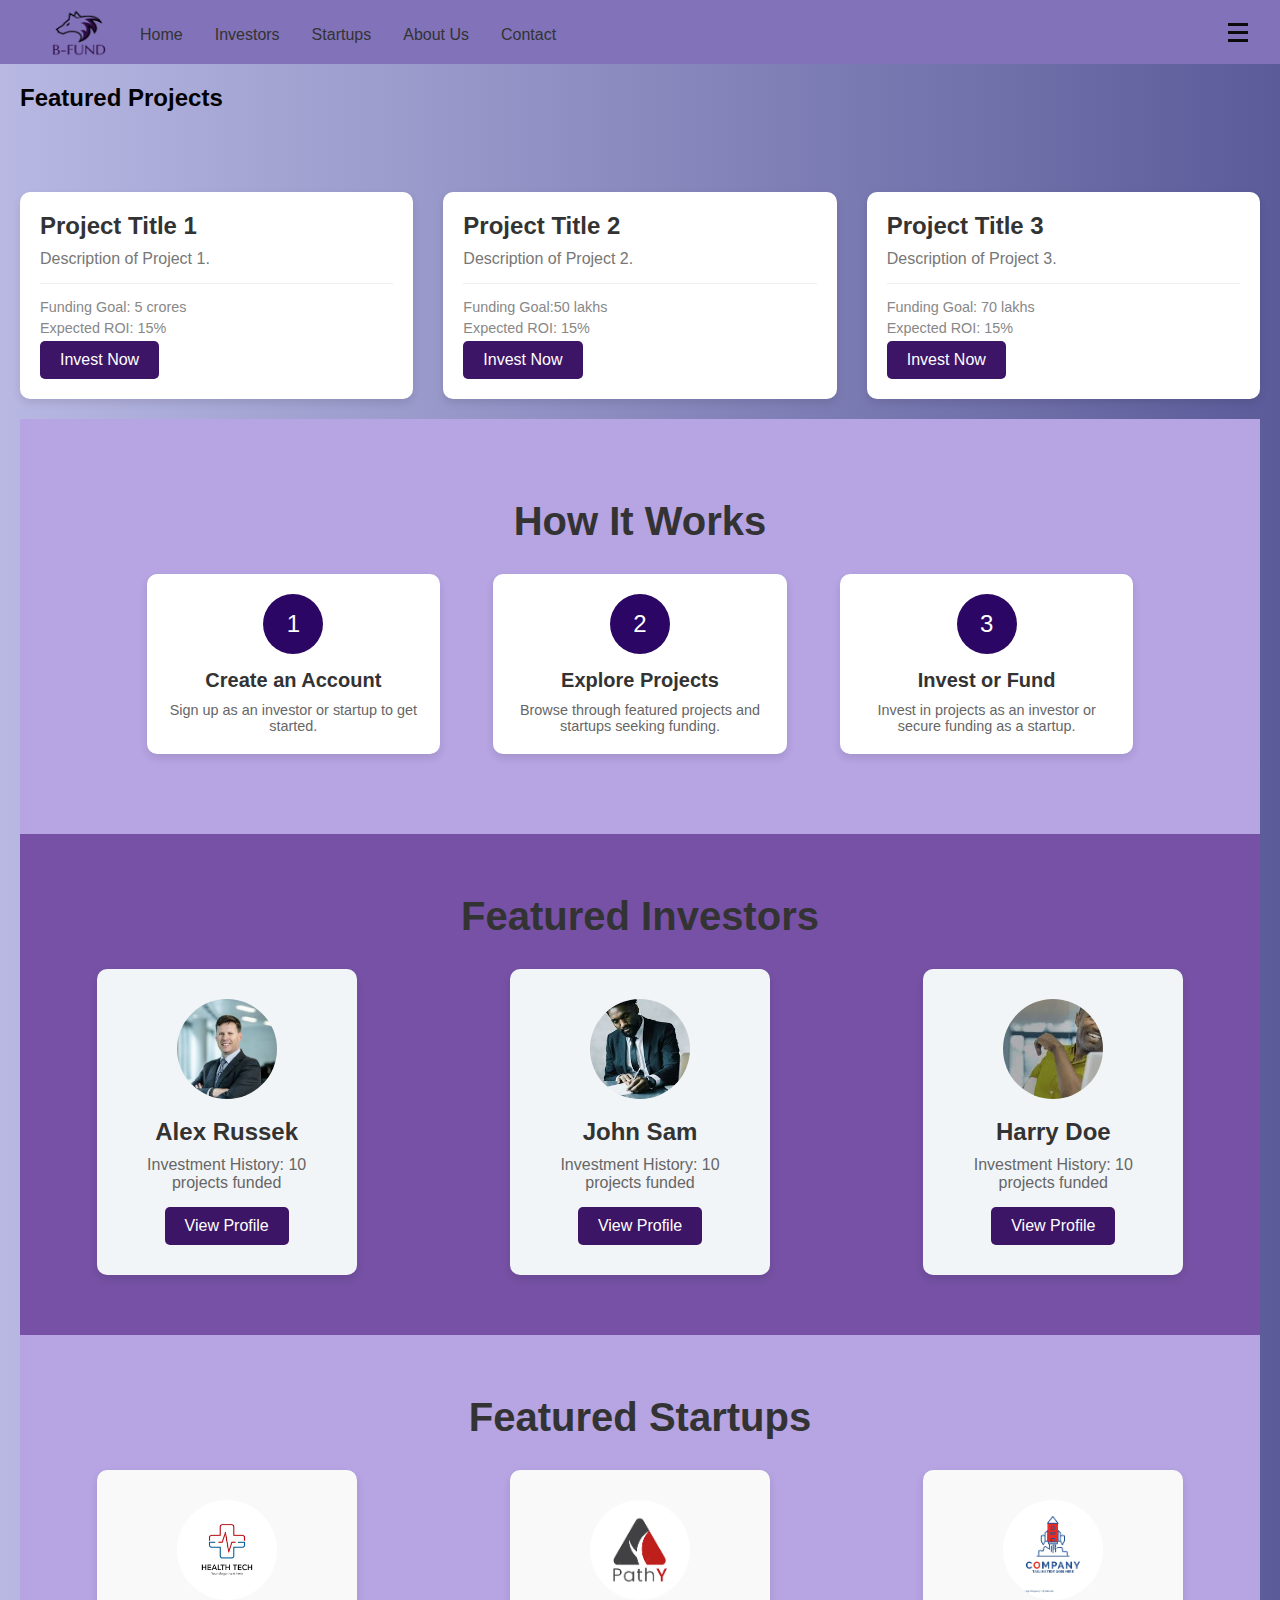
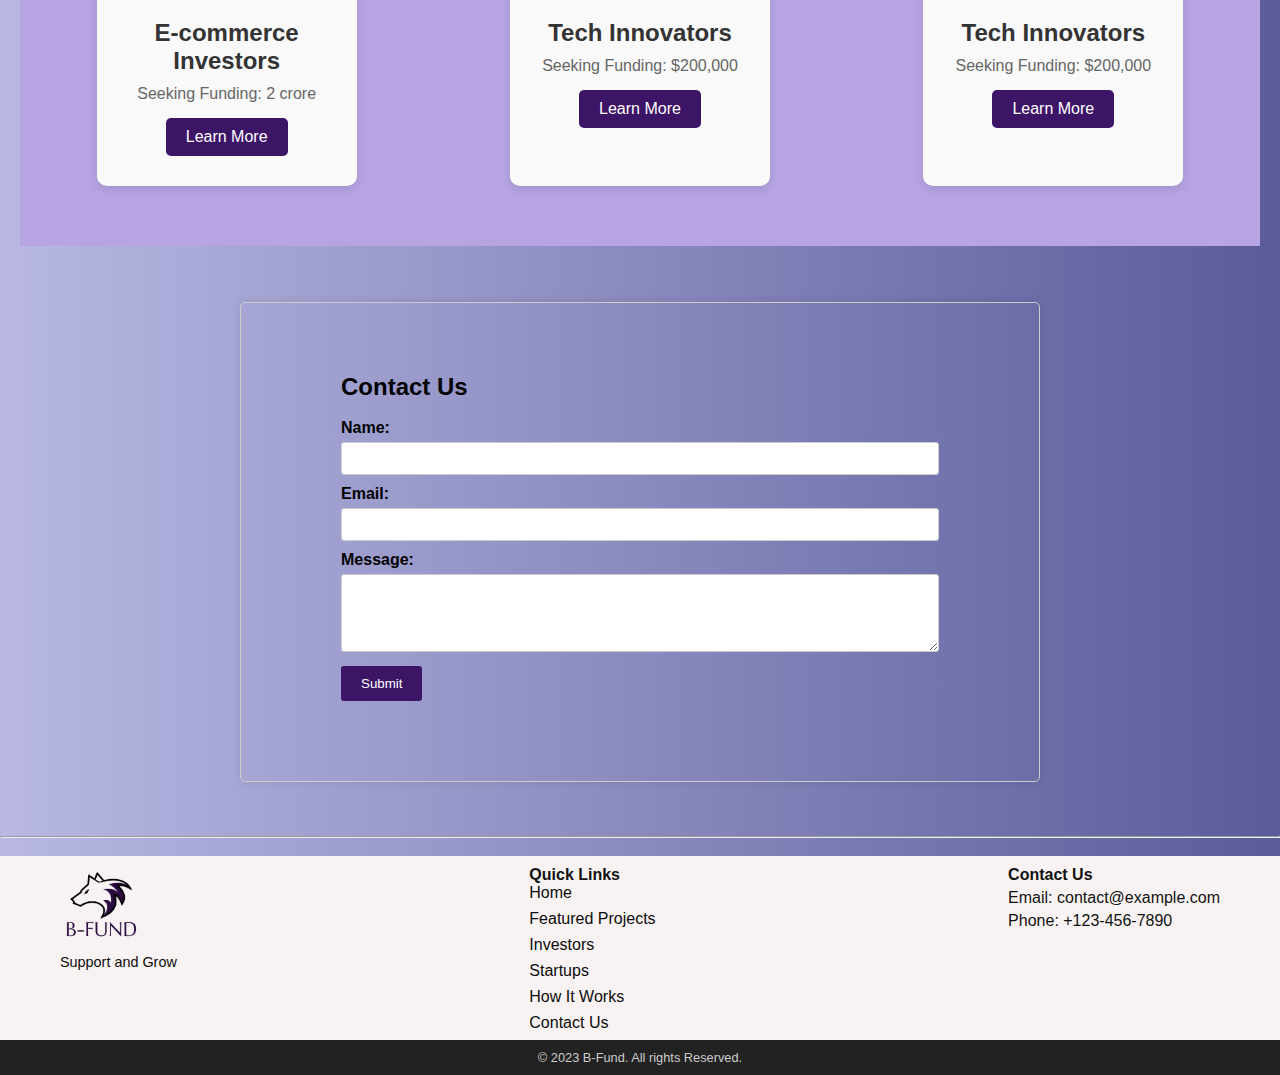
<file: index.html>
<!DOCTYPE html>
<html lang="en">
<head>
  <meta charset="UTF-8">
  <meta name="viewport" content="width=device-width, initial-scale=1.0">
  <title>Your Investment Platform</title>
  <link rel="stylesheet" href="index.css"> <!-- Link to your CSS file for styling -->
  <link rel="stylesheet" href="nav_bar.css"> <!-- navbar style sheet -->
</head>
<body>
  <header>
    <div class="header_div">
      <nav>
        <div class = "nav_primary_div">
          <div class = "nav_left_div">
            <ul class="nav_ul">
              <li id="nav_icon"><img class="logo_bfund" src="/Screenshot_2023-08-14_105316-removebg-preview.png"></li>
              <li><a href="#">Home</a></li>
              <li><a href="/investorlist.html">Investors</a></li>
              <li><a href="userList.html">Startups</a></li>
              <li><a href="aboutus.html">About Us</a></li>
              <li><a href="#contactForm">Contact</a></li>
            </ul>
          </div>
            <div class="hamburger", id="nav_hamburger">
              <span class="burger_line"></span>
              <span class="burger_line"></span>
              <span class="burger_line"></span>
            </div>
          </div>
        </div>
      </nav>
      <aside class="sidebar">
          <div class="hamburger_menu" id = "nav_hamburger_menu">
            <h2>LOGIN</h2>
            <hr>
            <ul>
              <a href="logininvestor.html">Investor Login</a>
              <li><a href="loginstartup.html">Startup Login</a></li>
            </ul>
          </div>
        </aside>
    </div>
  </header>

  
  <main>
    <section class="featured-projects">
      <h2>Featured Projects</h2>
      <div class="project-list">
        <div class="project">
          <h3>Project Title 1</h3>
          <p>Description of Project 1.</p>
          <div class="project-details">
            <p>Funding Goal: 5 crores</p>
            <p>Expected ROI: 15%</p>
          </div>
          <a href="#" class="button">Invest Now</a>
        </div>
        <div class="project">
          <h3>Project Title 2</h3>
          <p>Description of Project 2.</p>
          <div class="project-details">
            <p>Funding Goal:50 lakhs</p>
            <p>Expected ROI: 15%</p>
          </div>
          <a href="#" class="button">Invest Now</a>
        </div>
        <div class="project">
          <h3>Project Title 3</h3>
          <p>Description of Project 3.</p>
          <div class="project-details">
            <p>Funding Goal: 70 lakhs</p>
            <p>Expected ROI: 15%</p>
          </div>
          <a href="#" class="button">Invest Now</a>
        </div>
      </div>
    </section>

    <section class="how-it-works">
      <h2>How It Works</h2>
      <div class="steps">
        <div class="step">
          <div class="step-icon">1</div>
          <h3>Create an Account</h3>
          <p>Sign up as an investor or startup to get started.</p>
        </div>
        <div class="step">
          <div class="step-icon">2</div>
          <h3>Explore Projects</h3>
          <p>Browse through featured projects and startups seeking funding.</p>
        </div>
        <div class="step">
          <div class="step-icon">3</div>
          <h3>Invest or Fund</h3>
          <p>Invest in projects as an investor or secure funding as a startup.</p>
        </div>
      </div>
    </section>
    
    <div id="investors">
    <section class="investors">
        <h2>Featured Investors</h2>
        <div class="investor-list">
          <div class="investor">
            <img src="images/investor 1.jpg" alt="Investor 1">
            <h3>Alex Russek</h3>
            <p>Investment History: 10 projects funded</p>
            <a href="#" class="button">View Profile</a>
          </div>
          <div class="investor">
            <img src="images/investor 2.jpg" alt="Investor 1">
            <h3>John Sam</h3>
            <p>Investment History: 10 projects funded</p>
            <a href="#" class="button">View Profile</a>
          </div>
          <div class="investor">
            <img src="images/investor 3.jpg" alt="Investor 1">
            <h3>Harry Doe</h3>
            <p>Investment History: 10 projects funded</p>
            <a href="#" class="button">View Profile</a>
          </div>
          <!-- Add more investor profiles here -->
        </div>
        <!-- <a href="#" class="view-more">View All Investors</a> -->
      </section>
    </div>
     
    <div id="startups">
      <section class="startups">
        <h2>Featured Startups</h2>
        <div class="startup-list">
          <div class="startup">
            <img src="images/startup 1.png" alt="Startup 1">
            <h3>E-commerce Investors</h3>
            <p>Seeking Funding: 2 crore</p>
            <a href="#" class="button">Learn More</a>
          </div>
          <div class="startup">
            <img src="images/startup 2.png" alt="Startup 1">
            <h3>Tech Innovators</h3>
            <p>Seeking Funding: $200,000</p>
            <a href="#" class="button">Learn More</a>
          </div>
          <div class="startup">
            <img src="images/startup 3.png" alt="Startup 1">
            <h3>Tech Innovators</h3>
            <p>Seeking Funding: $200,000</p>
            <a href="#" class="button">Learn More</a>
          </div>
          <!-- Add more startup profiles here -->
        </div>
        <!-- <a href="#" class="view-more">View All Startups</a> -->
      </section>
    </div>
    </main>
    <br>
    <br>

    <div class="container">
        <h2>Contact Us</h2>
        <br>
        <form id="contactForm">
          <label for="name">Name:</label>
          <input type="text" id="name" name="name" required>
          
          <label for="email">Email:</label>
          <input type="email" id="email" name="email" required>
          
          <label for="message">Message:</label>
          <textarea id="message" name="message" rows="4" required></textarea>
          
          <button type="submit">Submit</button>
        </form>
        <p id="response"></p>
      </div>
      
      <script src="index_script.js"></script>
      <script src="nav_bar.js"></script>
      <br>
      <br>
      <br>
      <hr>
      <br>

      <footer>
        <div class="footer-content">
          <div class="footer-logo">
            <img src="/Screenshot_2023-08-14_105316-removebg-preview.png" alt="Your Logo">
            <p>Support and Grow</p>
          </div>
          <div class="footer-links">
            <h4>Quick Links</h4>
            <ul>
              <li><a href="#">Home</a></li>
              <li><a href="#">Featured Projects</a></li>
              <li><a href="#">Investors</a></li>
              <li><a href="#">Startups</a></li>
              <li><a href="#">How It Works</a></li>
              <li><a href="#">Contact Us</a></li>
            </ul>
          </div>
          <div class="footer-contact">
            <h4>Contact Us</h4>
            <p>Email: contact@example.com</p>
            <p>Phone: +123-456-7890</p>
          </div>
        </div>
        <div class="footer-bottom">
          <p>&copy; 2023 B-Fund. All rights Reserved.</p>
        </div>
      </footer>
</body>
</html>
</file>
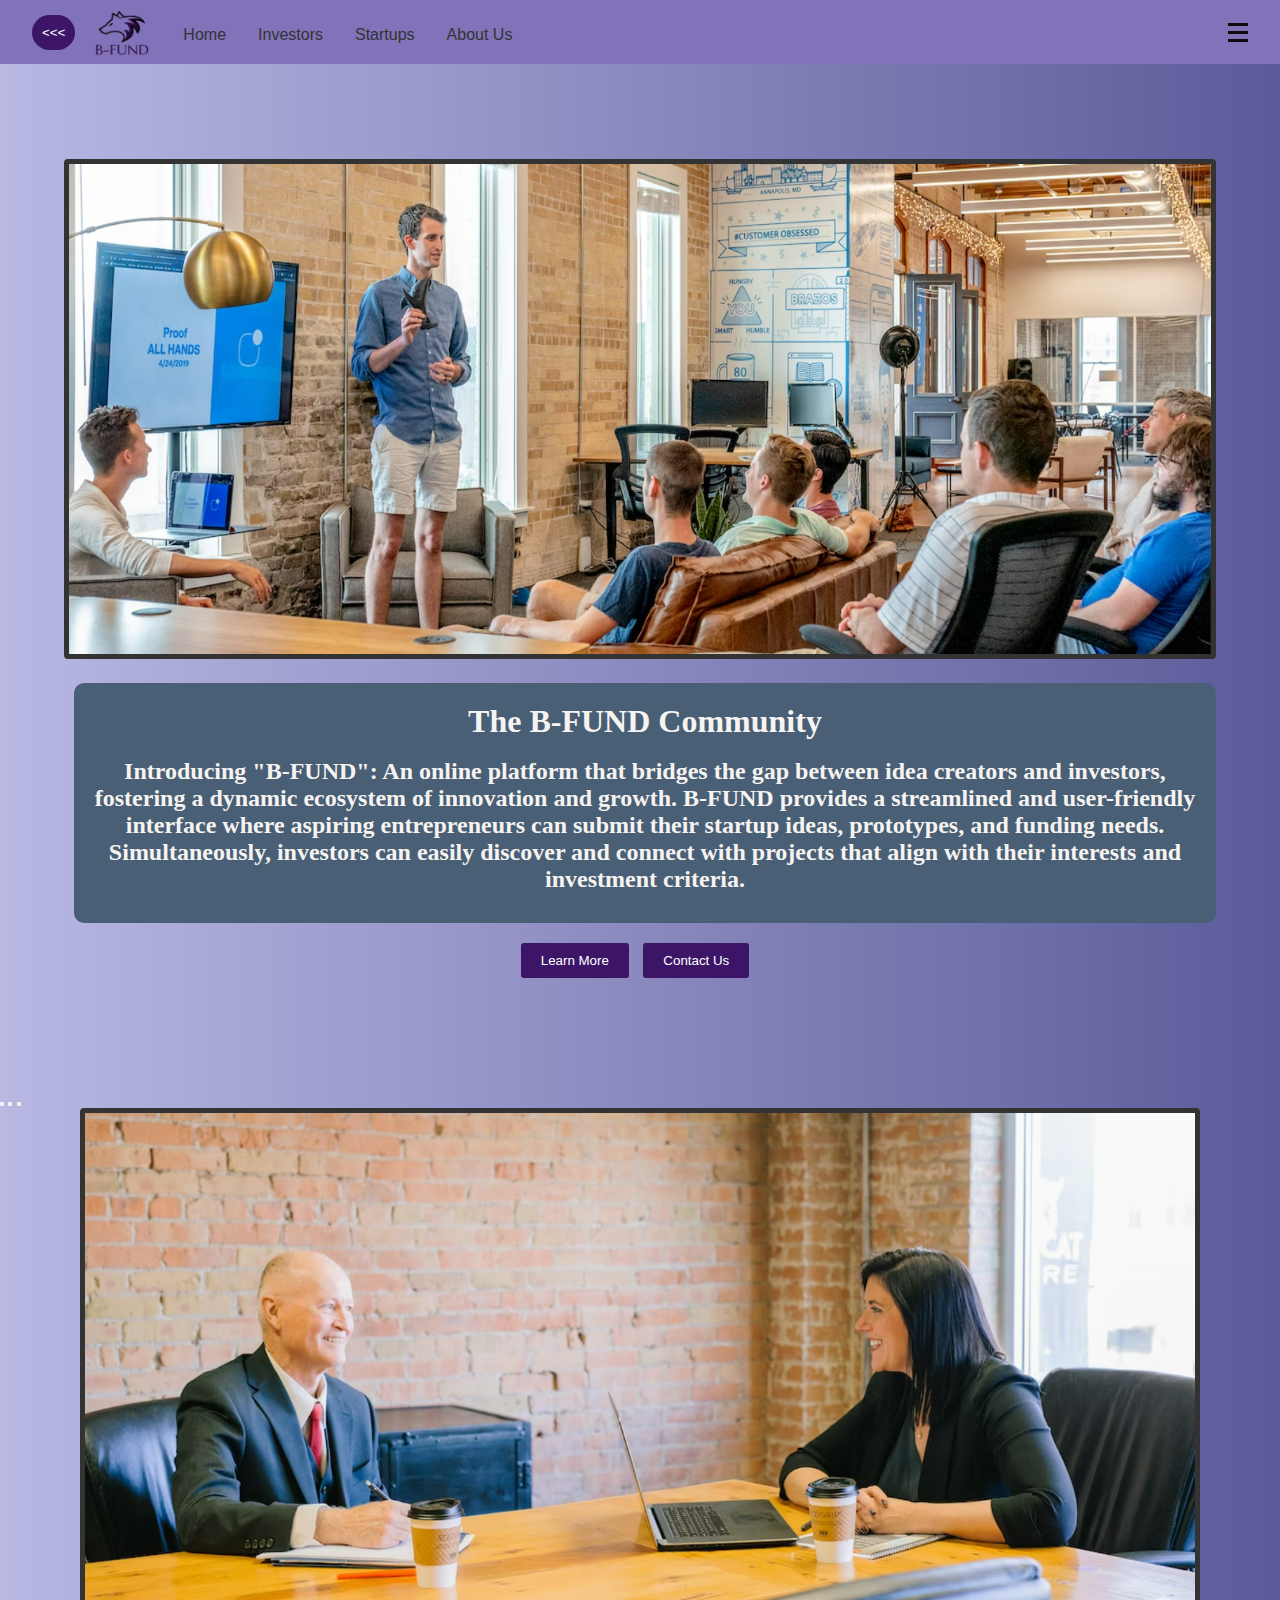
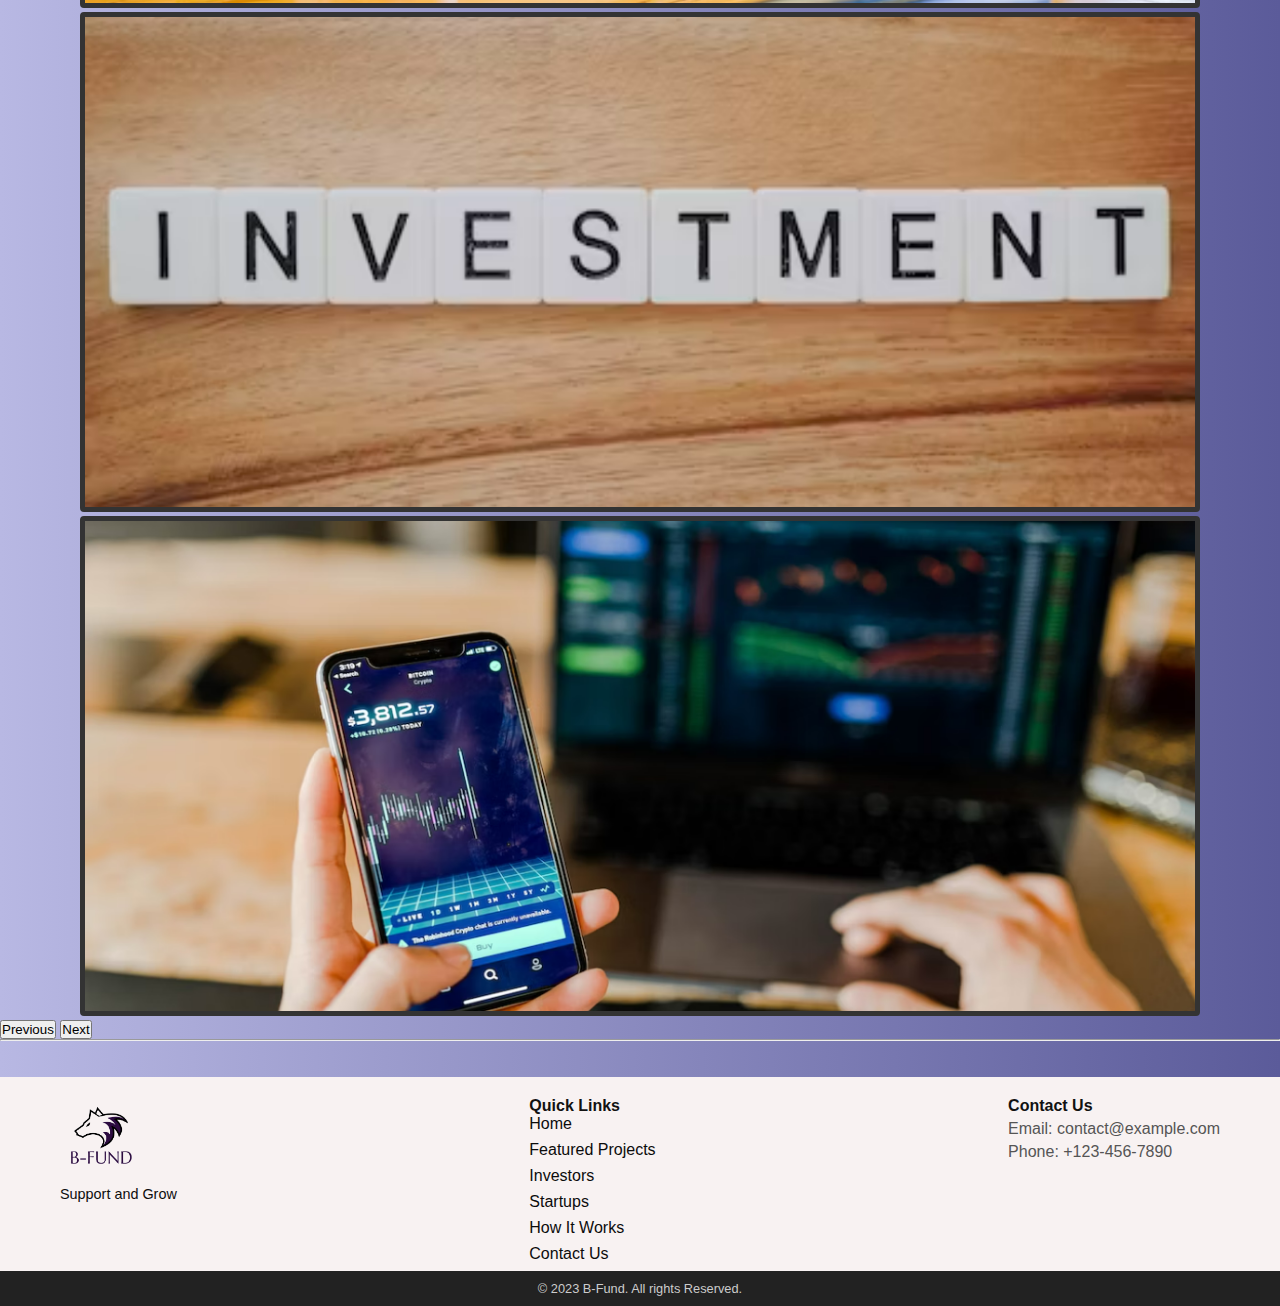
<file: aboutus.html>
<!DOCTYPE html>
<html lang="en">
<head>
    <meta charset="UTF-8">
    <meta name="viewport" content="width=device-width, initial-scale=1.0">
    <link href="https://cdn.jsdelivr.net/npm/bootstrap@5.0.2/dist/css/bootstrap.min.css" rel="stylesheet" integrity="sha384-EVSTQN3/azprG1Anm3QDgpJLIm9Nao0Yz1ztcQTwFspd3yD65VohhpuuCOmLASjC" crossorigin="anonymous">
    <link rel="stylesheet" href="/aboutus.css">
    <link rel="stylesheet" href="/nav_bar.css">


    <title>Document</title>
</head>
<body>
    

    <header>
      <div class="header_div">
        <nav>
          <div class = "nav_primary_div">
            <div class = "nav_left_div">
              <ul class="nav_ul">
                <a href="javascript:history.back()" ><button class="back-button" ><<< </button></a>
                <li id="nav_icon"><img class="logo_bfund" src="/Screenshot_2023-08-14_105316-removebg-preview.png"></li>
                <li><a href="index.html">Home</a></li>
                <li><a href="/investorlist.html">Investors</a></li>
                <li><a href="/userList.html">Startups</a></li>
                <li><a href="aboutus.html">About Us</a></li>
                <!-- <li><a href="#contactForm">Contact</a></li> -->
              </ul>
            </div>
              <div class="hamburger", id="nav_hamburger">
                <span class="burger_line"></span>
                <span class="burger_line"></span>
                <span class="burger_line"></span>
              </div>
            </div>
          </div>
        </nav>
        <aside class="sidebar">
            <div class="hamburger_menu" id = "nav_hamburger_menu">
              <h2>LOGIN</h2>
              <hr>
              <ul>
                <li><a href="/logininvestor.html">Investor Login</a></li>
                <li><a href="/loginstartup.html">Startup Login</a></li>
              </ul>
            </div>
          </aside>
      </div>
    </header>

      <br>
      <br>
      <br>

      <div class="hero_container">
      <div class="container_image" style="margin: 27px;">
        <img src="/Screenshot 2023-08-14 133136.png" alt="Huge Image">
        <div class="text-area" style="font-family: 'Times New Roman', Times, serif ; color: rgb(246, 243, 240); background-color: #485f76; padding: 20px;">
          <h1>The B-FUND Community</h1>
          <br>
          <h2>Introducing "B-FUND": An online platform that bridges the gap between idea creators and investors, fostering a dynamic ecosystem of innovation and growth. B-FUND provides a streamlined and user-friendly interface where aspiring entrepreneurs can submit their startup ideas, prototypes, and funding needs. Simultaneously, investors can easily discover and connect with projects that align with their interests and investment criteria.</h2>
        </div>
        <div class="buttons">
          <button class="button">Learn More</button>
          <button class="button">Contact Us</button>
        </div>
      </div>
    </div>
      <br>
      <br>
      <br>
      <br>
      
      <script src="https://cdn.jsdelivr.net/npm/bootstrap@5.0.2/dist/js/bootstrap.bundle.min.js" integrity="sha384-MrcW6ZMFYlzcLA8Nl+NtUVF0sA7MsXsP1UyJoMp4YLEuNSfAP+JcXn/tWtIaxVXM" crossorigin="anonymous"></script>
      <div id="carouselExampleIndicators" class="carousel slide" data-bs-ride="carousel">
        <div class="carousel-indicators">
          <button type="button" data-bs-target="#carouselExampleIndicators" data-bs-slide-to="0" class="active" aria-current="true" aria-label="Slide 1"></button>
          <button type="button" data-bs-target="#carouselExampleIndicators" data-bs-slide-to="1" aria-label="Slide 2"></button>
          <button type="button" data-bs-target="#carouselExampleIndicators" data-bs-slide-to="2" aria-label="Slide 3"></button>
        </div>
        <div class="carousel-inner">
          <div class="carousel-item active">
            <img src="/Screenshot 2023-08-14 141718.png" class="d-block w-100" alt="...">
          </div>
          <div class="carousel-item">
            <img src="/Screenshot 2023-08-14 141802.png" class="d-block w-100" alt="...">
          </div>
          <div class="carousel-item">
            <img src="./Screenshot 2023-08-14 141746.png" class="d-block w-100" alt="...">
          </div>
        </div>
        <button class="carousel-control-prev" type="button" data-bs-target="#carouselExampleIndicators" data-bs-slide="prev">
          <span class="carousel-control-prev-icon" aria-hidden="true"></span>
          <span class="visually-hidden">Previous</span>
        </button>
        <button class="carousel-control-next" type="button" data-bs-target="#carouselExampleIndicators" data-bs-slide="next">
          <span class="carousel-control-next-icon" aria-hidden="true"></span>
          <span class="visually-hidden">Next</span>
        </button>
      </div>

      
      <hr>
      <br>
      <br>

      <script src="aboutus.js"></script>
      <script src="nav_bar.js"></script>
      <footer>
        <div class="footer-content">
          <div class="footer-logo">
            <img src="/Screenshot_2023-08-14_105316-removebg-preview.png" alt="Your Logo">
            <p>Support and Grow</p>
          </div>
          <div class="footer-links">
            <h4>Quick Links</h4>
            <ul>
              <li><a href="index.html">Home</a></li>
              <li><a href="#">Featured Projects</a></li>
              <li><a href="investorlist.html">Investors</a></li>
              <li><a href="loginstartup.html">Startups</a></li>
              <li><a href="#">How It Works</a></li>
              <li><a href="#">Contact Us</a></li>
            </ul>
          </div>
          <div class="footer-contact">
            <h4>Contact Us</h4>
            <p>Email: contact@example.com</p>
            <p>Phone: +123-456-7890</p>
          </div>
        </div>
        <div class="footer-bottom">
          <p>&copy; 2023 B-Fund. All rights Reserved.</p>
        </div>
      </footer>
    
</body>
</html>
</file>
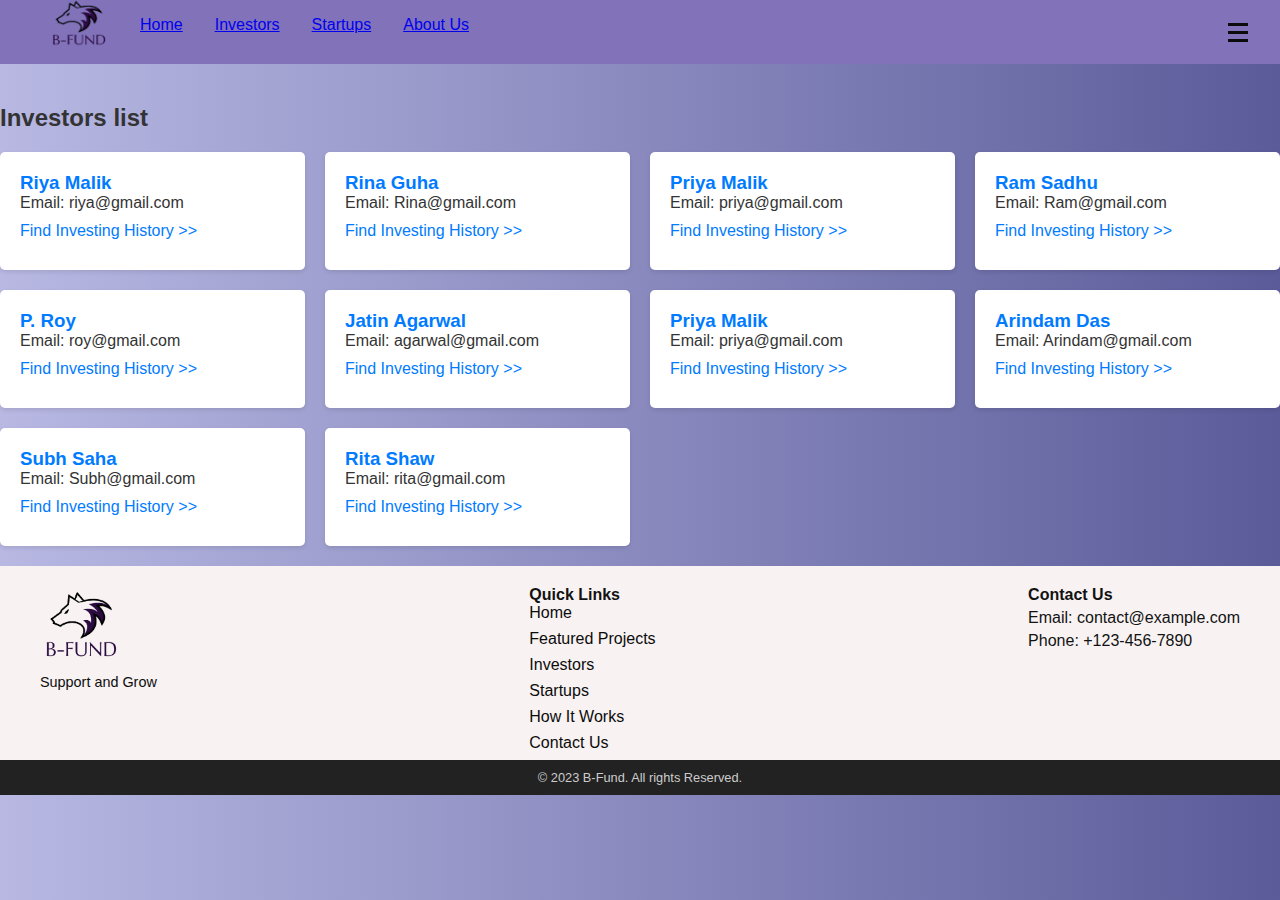
<file: investorlist.html>
<!DOCTYPE html>
<html lang="en">
<head>
  <meta charset="UTF-8">
  <meta name="viewport" content="width=device-width, initial-scale=1.0">
  <link rel="stylesheet" href="investorlist.css">
  <link rel="stylesheet" href="nav_bar.css">
  <title>User List</title>
</head>
<body>

    <header>
        <div class="header_div">
          <nav>
            <div class = "nav_primary_div">
              <div class = "nav_left_div">
                <ul class="nav_ul">
                  <li id="nav_icon"><img class="logo_bfund" src="/Screenshot_2023-08-14_105316-removebg-preview.png"></li>
                  <li><a href="#">Home</a></li>
                  <li><a href="/investorlist.html">Investors</a></li>
                  <li><a href="/userList.html">Startups</a></li>
                  <li><a href="/aboutus.html">About Us</a></li>
                  <!-- <li><a href="#contactForm">Contact</a></li> -->
                </ul>
              </div>
                <div class="hamburger", id="nav_hamburger">
                  <span class="burger_line"></span>
                  <span class="burger_line"></span>
                  <span class="burger_line"></span>
                </div>
              </div>
            </div>
          </nav>
          <aside class="sidebar">
              <div class="hamburger_menu" id = "nav_hamburger_menu">
                <h2>LOGIN</h2>
                <hr>
                <ul>
                  <li><a href="/investorlist.html">Investor Login</a></li>
                  <li><a href="/loginstartup.html">Startup Login</a></li>
                </ul>
              </div>
            </aside>
        </div>
      </header>
    
      
  <div class="container">
    <h2>Investors list</h2>
    <div id="userCards" class="user-cards">
        <div class="user-card">
            <h3>Riya Malik</h3>
            <p>Email: riya@gmail.com</p>
            <p><a href="#">Find Investing History >></a></p>
          </div>
          <div class="user-card">
            <h3>Rina Guha</h3>
            <p>Email:  Rina@gmail.com</p>
            <p><a href="#">Find Investing History >></a></p>
          </div>
          <div class="user-card">
            <h3>Priya Malik</h3>
            <p>Email:  priya@gmail.com</p>
            <p><a href="#">Find Investing History >></a></p>
          </div>
          <div class="user-card">
            <h3>Ram Sadhu</h3>
           
            <p>Email:  Ram@gmail.com</p>

            <p><a href="#">Find Investing History >></a></p>
          </div>
          <div class="user-card">
            <h3>P. Roy</h3>
            <p>Email:  roy@gmail.com</p>
            <p><a href="#">Find Investing History >></a></p>
          </div>
          <div class="user-card">
            <h3>Jatin Agarwal</h3>
            <p>Email: agarwal@gmail.com</p>
            <p><a href="#">Find Investing History >></a></p>
          </div>
          <div class="user-card">
            <h3>Priya Malik</h3>
            <p>Email:  priya@gmail.com</p>
            <p><a href="#">Find Investing History >></a></p>
          </div>
          <div class="user-card">
            <h3>Arindam Das</h3>
            <p>Email:  Arindam@gmail.com</p>
            <p><a href="#">Find Investing History >></a></p>
          </div>
          <div class="user-card">
            <h3>Subh Saha</h3>
            <p>Email: Subh@gmail.com</p>
            <p><a href="#">Find Investing History >></a></p>
          </div>
          <div class="user-card">
            <h3>Rita Shaw</h3>
            <p>Email: rita@gmail.com</p>
            <p><a href="#">Find Investing History >></a></p>
          </div>

    </div>
    
    <div id="userCards" class="user-cards">

      <!-- User cards will be dynamically added here -->
    </div>
    
  </div>

  <footer>
    <div class="footer-content">
      <div class="footer-logo">
        <img src="/Screenshot_2023-08-14_105316-removebg-preview.png" alt="Your Logo">
        <p>Support and Grow</p>
      </div>
      <div class="footer-links">
        <h4>Quick Links</h4>
        <ul>
          <li><a href="index.html">Home</a></li>
          <li><a href="#">Featured Projects</a></li>
          <li><a href="logininvestor.html">Investors</a></li>
          <li><a href="loginstartup.html">Startups</a></li>
          <li><a href="#">How It Works</a></li>
          <li><a href="#">Contact Us</a></li>
        </ul>
      </div>
      <div class="footer-contact">
        <h4>Contact Us</h4>
        <p>Email: contact@example.com</p>
        <p>Phone: +123-456-7890</p>
      </div>
    </div>
    <div class="footer-bottom">
      <p>&copy; 2023 B-Fund. All rights Reserved.</p>
    </div>
  </footer>
  
  <script src="investorlist.js"></script>
</body>
</html>
</file>
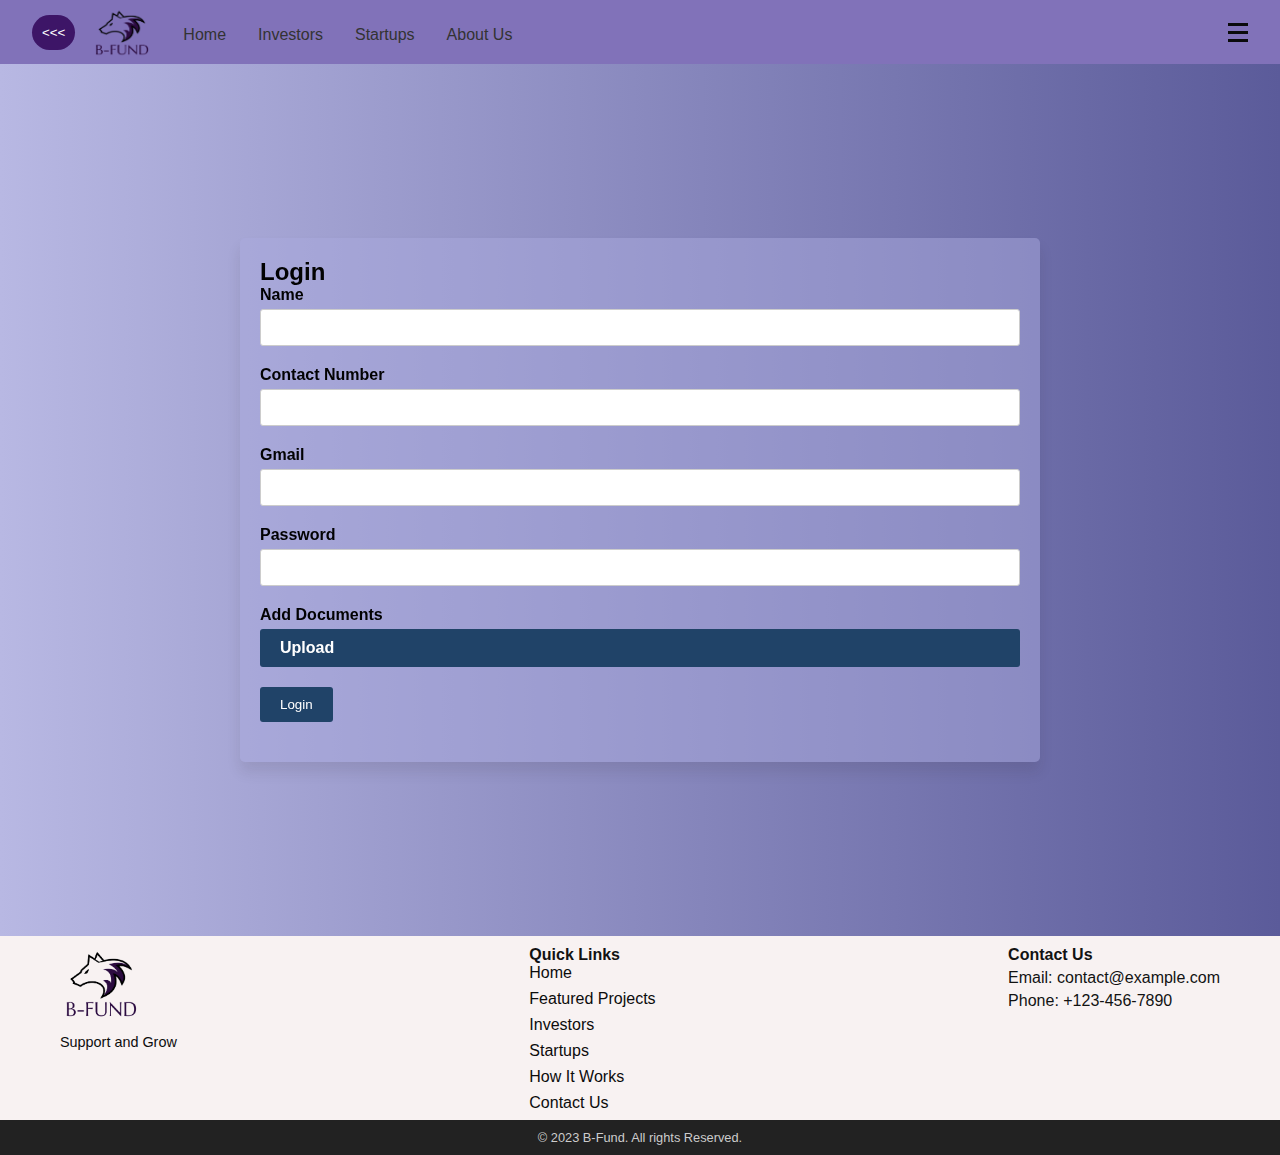
<file: logininvestor.html>
<!DOCTYPE html>
  <html lang="en">
  <head>
    <meta charset="UTF-8">
    <meta name="viewport" content="width=device-width, initial-scale=1.0">
    <link rel="stylesheet" href="loginStartup.css">
    <link rel="stylesheet" href="nav_bar.css">
    <title>Login Page</title>
  </head>
  <body>
  
    <header>
      <div class="header_div">
        <nav>
          <div class = "nav_primary_div">
            <div class = "nav_left_div">
              <ul class="nav_ul">
                <a href="javascript:history.back()" ><button class="back-button" ><<< </button></a>
                <li id="nav_icon"><img class="logo_bfund" src="/Screenshot_2023-08-14_105316-removebg-preview.png"></li>
                <li><a href="index.html">Home</a></li>
                <li><a href="/investorlist.html">Investors</a></li>
                <li><a href="/userList.html">Startups</a></li>
                <li><a href="aboutus.html">About Us</a></li>
                <!-- <li><a href="#contactForm">Contact</a></li> -->
              </ul>
            </div>
              <div class="hamburger", id="nav_hamburger">
                <span class="burger_line"></span>
                <span class="burger_line"></span>
                <span class="burger_line"></span>
              </div>
            </div>
          </div>
        </nav>
        <aside class="sidebar">
            <div class="hamburger_menu" id = "nav_hamburger_menu">
              <h2>LOGIN</h2>
              <hr>
              <ul>
                <li><a href="/logininvestor.html">Investor Login</a></li>
                <li><a href="/loginstartup.html">Startup Login</a></li>
              </ul>
            </div>
          </aside>
      </div>
    </header>

        
        <br>
    <div class="container">
      <h2>Login</h2>
      <form id="loginForm">
        <div class="form-group">
          <label for="name">Name</label>
          <input type="text" id="name" name="name" required>
        </div>
        <div class="form-group">
          <label for="contact">Contact Number</label>
          <input type="text" id="contact" name="contact" required>
        </div>
        <div class="form-group">
          <label for="email">Gmail</label>
          <input type="email" id="email" name="email" required>
        </div>
        <div class="form-group">
          <label for="password">Password</label>
          <input type="password" id="password" name="password" required>
        </div>
        <div class="form-group">
          <label for="resume">Add Documents</label>
          <input type="file" id="resume" name="resume">
          <label for="resume" class="btn">Upload</label>
        </div>
        <div class="form-group">
          <button type="submit" class="btn">Login</button>
        </div>
      </form>
    </div>

    <br>
    <br>
    <br>


    <footer>
      <div class="footer-content">
        <div class="footer-logo">
          <img src="/Screenshot_2023-08-14_105316-removebg-preview.png" alt="Your Logo">
          <p>Support and Grow</p>
        </div>
        <div class="footer-links">
          <h4>Quick Links</h4>
          <ul>
            <li><a href="index.html">Home</a></li>
            <li><a href="#">Featured Projects</a></li>
            <li><a href="investorlist.html">Investors</a></li>
            <li><a href="loginstartup.html">Startups</a></li>
            <li><a href="#">How It Works</a></li>
            <li><a href="#">Contact Us</a></li>
          </ul>
        </div>
        <div class="footer-contact">
          <h4>Contact Us</h4>
          <p>Email: contact@example.com</p>
          <p>Phone: +123-456-7890</p>
        </div>
      </div>
      <div class="footer-bottom">
        <p>&copy; 2023 B-Fund. All rights Reserved.</p>
      </div>
    </footer>
  


    <script src="investor-login.js"></script>
  </body>
  </html>
</file>
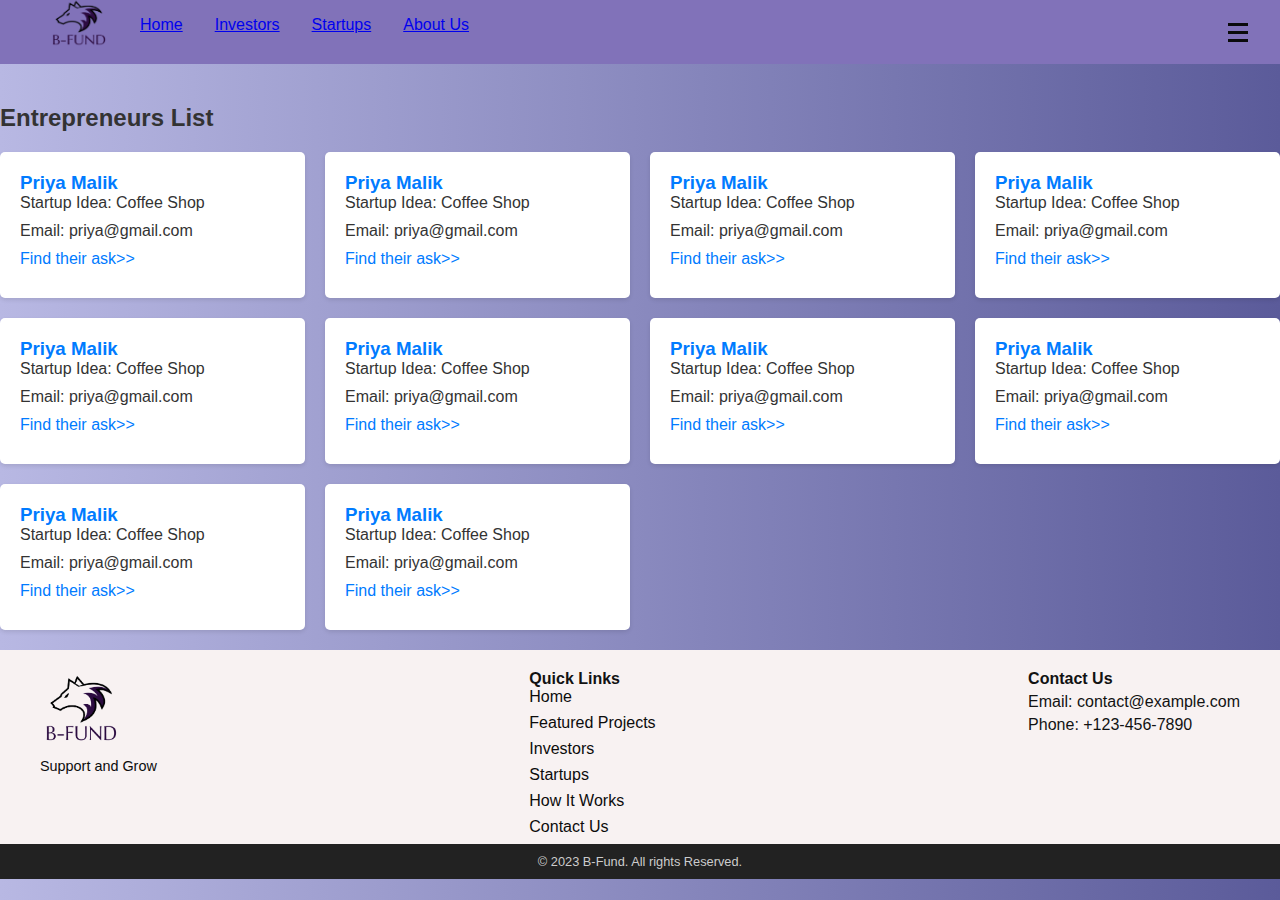
<file: userList.html>
<!DOCTYPE html>
<html lang="en">
<head>
  <meta charset="UTF-8">
  <meta name="viewport" content="width=device-width, initial-scale=1.0">
  <link rel="stylesheet" href="userList.css">
  <link rel="stylesheet" href="nav_bar.css">
  <title>User List</title>
</head>
<body>

    <header>
        <div class="header_div">
          <nav>
            <div class = "nav_primary_div">
              <div class = "nav_left_div">
                <ul class="nav_ul">
                  <li id="nav_icon"><img class="logo_bfund" src="/Screenshot_2023-08-14_105316-removebg-preview.png"></li>
                  <li><a href="/index.html">Home</a></li>
                  <li><a href="/investorlist.html">Investors</a></li>
                  <li><a href="userList.html">Startups</a></li>
                  <li><a href="aboutus.html">About Us</a></li>
                  <!-- <li><a href="#contactForm">Contact</a></li> -->
                </ul>
              </div>
                <div class="hamburger", id="nav_hamburger">
                  <span class="burger_line"></span>
                  <span class="burger_line"></span>
                  <span class="burger_line"></span>
                </div>
              </div>
            </div>
          </nav>
          <aside class="sidebar">
              <div class="hamburger_menu" id = "nav_hamburger_menu">
                <h2>LOGIN</h2>
                <hr>
                <ul>
                  <li><a href="/logininvestor.html">Investor Login</a></li>
                  <li><a href="/loginstartup.html">Startup Login</a></li>
                </ul>
              </div>
            </aside>
        </div>
      </header>
    
      
  <div class="container">
    <h2>Entrepreneurs List</h2>
    <div id="userCards" class="user-cards">
        <div class="user-card">
            <h3>Priya Malik</h3>
            <p>Startup Idea: Coffee Shop</p>
            <p>Email: priya@gmail.com</p>
            <p><a href="#">Find their ask>></a></p>
          </div>
          <div class="user-card">
            <h3>Priya Malik</h3>
            <p>Startup Idea: Coffee Shop</p>
            <p>Email:  priya@gmail.com</p>
            <p><a href="#">Find their ask>></a></p>
          </div>
          <div class="user-card">
            <h3>Priya Malik</h3>
            <p>Startup Idea: Coffee Shop</p>
            <p>Email:  priya@gmail.com</p>
            <p><a href="#">Find their ask>></a></p>
          </div>
          <div class="user-card">
            <h3>Priya Malik</h3>
            <p>Startup Idea: Coffee Shop</p>
           
            <p>Email:  priya@gmail.com</p>

            <p><a href="#">Find their ask>></a></p>
          </div>
          <div class="user-card">
            <h3>Priya Malik</h3>
            <p>Startup Idea: Coffee Shop</p>
            <p>Email:  priya@gmail.com</p>
            <p><a href="#">Find their ask>></a></p>
          </div>
          <div class="user-card">
            <h3>Priya Malik</h3>
            <p>Startup Idea: Coffee Shop</p>
            <p>Email: priya@gmail.com</p>
            <p><a href="#">Find their ask>></a></p>
          </div>
          <div class="user-card">
            <h3>Priya Malik</h3>
            <p>Startup Idea: Coffee Shop</p>
            <p>Email:  priya@gmail.com</p>
            <p><a href="#">Find their ask>></a></p>
          </div>
          <div class="user-card">
            <h3>Priya Malik</h3>
            <p>Startup Idea: Coffee Shop</p>
            <p>Email:  priya@gmail.com</p>
            <p><a href="#">Find their ask>></a></p>
          </div>
          <div class="user-card">
            <h3>Priya Malik</h3>
            <p>Startup Idea: Coffee Shop</p>
            <p>Email:  priya@gmail.com</p>
            <p><a href="#">Find their ask>></a></p>
          </div>
          <div class="user-card">
            <h3>Priya Malik</h3>
            <p>Startup Idea: Coffee Shop</p>
            <p>Email: priya@gmail.com</p>
            <p><a href="#">Find their ask>></a></p>
          </div>

    </div>
    
    <div id="userCards" class="user-cards">

      <!-- User cards will be dynamically added here -->
    </div>

    <footer>
      <div class="footer-content">
        <div class="footer-logo">
          <img src="/Screenshot_2023-08-14_105316-removebg-preview.png" alt="Your Logo">
          <p>Support and Grow</p>
        </div>
        <div class="footer-links">
          <h4>Quick Links</h4>
          <ul>
            <li><a href="/index.html">Home</a></li>
            <li><a href="#">Featured Projects</a></li>
            <li><a href="investorlist.html">Investors</a></li>
            <li><a href="loginstartup.html">Startups</a></li>
            <li><a href="#">How It Works</a></li>
            <li><a href="#">Contact Us</a></li>
          </ul>
        </div>
        <div class="footer-contact">
          <h4>Contact Us</h4>
          <p>Email: contact@example.com</p>
          <p>Phone: +123-456-7890</p>
        </div>
      </div>
      <div class="footer-bottom">
        <p>&copy; 2023 B-Fund. All rights Reserved.</p>
      </div>
    </footer>
    
  </div>
  <script src="userList.js"></script>
</body>
</html>
</file>
<file: nav_bar.css>
/* navbar CSS */
  .header_div{
    display: flex;
  }
  
  .nav_primary_div {
    display: flex;
    /* position: relative; */
    position: fixed;
    background: #8172b9;
    justify-content: space-between;
    align-items: center;
    width: 100%;
    height: 4rem;
  }

  .nav_left_div{
    margin : 0 0 0 2rem;
  }


  .nav_ul{
    display: flex;
    justify-content: center;
    /* align-items: center; */
  }

  .nav_ul li {
    list-style: none;
    margin: 2.2rem 1rem 2rem 1rem;
  }

  #nav_icon{
    
    margin: 1rem 1rem 2rem 1rem;
  }

/* Hamburger icon CSS */
  .hamburger
  {
    cursor : pointer;
    margin-right: 2rem;
    justify-content: center;
    align-items: center;
  }

  .burger_line
  {
    display: block;
    background-color: rgb(11, 11, 12);
    width : 20px;
    height : 3px;
    margin : 5px auto;
  }

  /* hamburger div */


  .sidebar{
    display: flex;
    justify-content: right;
    margin-top: 4rem;
  }

  .hamburger_menu{
    display: none;
    position: fixed;
    width: 10rem;
    padding: 0.5rem 1rem ;
    background-color:rgba(56, 3, 65, 0.6);
    border-radius: 10px;
  }

  .sidebar h2{
    color : black;
    margin-bottom: 1rem;
  }

  .hamburger_menu li a{
    font-size: 0.95rem;
    color: black;
  }

  .hamburger_menu li{
    list-style: none;
    display: flex;
    padding: 1rem 0;
  }
</file>
<file: aboutus.css>
* {
    margin: 0;
    padding: 0;
    box-sizing: border-box;
  }
  
  /* Global styling */
  body {
    opacity: 0; /* Initially set the opacity to 0 */
   
    transition: opacity 0.8s ease-in; /* Apply the transition property */
    font-family: Arial, sans-serif;
    background-image: linear-gradient(to right, rgb(184, 184, 227), rgb(91, 91, 154));
    color: #020202;
  }

  body.loaded {
   
    opacity: 1; /* Change the opacity to 1 when the "loaded" class is added */
  }
  
  
  /* Header
  header {
    background-color:#178cdb;
    color: #fff;
    padding: 20px;
    text-align: center;
  } */
  
  header h1 {
    font-size: 2.5rem;
  }
  
  /* Navigation */
  nav ul {
    list-style: none;
    display: flex;
    justify-content: center;
    margin-top: 20px;
  }
  
  nav li {
    margin: 0 15px;
  }
  
  nav a {
    color: #333;
    text-decoration: none;
    transition: color 0.3s;
  }
  
  nav a:hover {
    color: #222;
  }

  .back-button {
    color: white;
    text-decoration: none;
  }

  .logo_bfund{
    height: 50px;
    width: 60px;
    border: #007bff;
  }
  
  .logo {
    color: white;
    text-decoration: none;
    font-weight: bold;

  }
  .hero_container {
    display: flex;
    justify-content: center;
    align-items: center;
    height: 100vh; /* Ensure the container takes full viewport height */
  }
  .container_image {
    width: 90%;
    /* max-width: 1000px; */
   margin-right: 20px;
  
    /* padding: 5px; */
    text-align: center;
  }
  
  img {
     width: 1900px;
     height: 500px;
    max-width: 100%;
    align-items: center;
    border: #333 solid 5px;
    border-radius: 4px;
   
  }
  
  .text-area {
    margin-left: 10px;
    margin-top: 20px;
    border-radius: 10px;
  }
  
  h2 {
    font-size: 24px;
    margin-bottom: 10px;
  }
  
  p {
    font-size: 16px;
    color: #555;
  }
  
  .buttons {
    margin-top: 20px;
  }
  
  .button {
    background-color:  #3d1567;
    color: white;
    border: none;
    padding: 10px 20px;
    border-radius: 3px;
    cursor: pointer;
    margin-right: 10px;
  }
  
  .button:hover {
    background-color: #0056b3;
  }
  
  .back-button{
    position: sticky;
    top: 15px;
    background-color:  #3d1567;
    color: white;
    border: none;
    padding: 10px 10px;
    border-radius: 20px;
    cursor: pointer;
  
   

  }

  .back-button:hover{
    background-color: #0056b3;

  }

  .carousel-inner {
    padding: 0 80px; /* Add padding to the left and right sides */
  }


  footer {
    background-color: #f8f2f2;
    color: #121212;
    padding: 20px 0px 0px 0px;
  }
  
  .footer-content {
    display: flex;
    justify-content: space-between;
    max-width: 1200px;
    margin: 0 auto;
    padding: 0 20px;
  }
  
  .footer-logo img {
    width: 80px;
    height: auto;
    border-color: #f8f2f2;
  }
  
  .footer-logo p {
    color: #0d0d0d;
    font-size: 0.9rem;
    margin-top: 10px;
  }
  
  .footer-links ul {
    list-style: none;
  }
  
  .footer-links li {
    margin-bottom: 8px;
  }
  
  .footer-links a {
    color: #0c0c0c;
    text-decoration: none;
    transition: color 0.3s;
  }
  
  .footer-links a:hover {
    color: #007bff;
  }
  
  .footer-contact p {
    margin: 5px 0;
  }
  
  .footer-bottom {
    background-color: #222;
    text-align: center;
    padding: 10px 0;
    bottom: 0px;
  }
  
  .footer-bottom p {
    color: #ccc;
    font-size: 0.8rem;
  }
</file>
<file: loginStartup.css>
* {
    margin: 0;
    padding: 0;
    box-sizing: border-box;
  }
  
  /* Global styling */
  body {
    font-family: Arial, sans-serif;
    background-image: linear-gradient(to right, rgb(184, 184, 227), rgb(91, 91, 154));
    color: #020202;
    align-items: center;
    

  }


  /* header { */
    /* background-color:#178cdb;
    color: #fff;
    padding: 20px;
    text-align: center;
  }
   */
  header h1 {
    font-size: 2.5rem;
  }

  .logo_bfund{
    height: 50px;
    width: 60px;
    border: #007bff;
  }
  
  /* Navigation */
  nav ul {
    list-style: none;
    display: flex;
    justify-content: center;
    margin-top: 20px;
  }
  
  nav li {
    margin: 0 15px;
  }
  
  nav a {
    color: #333;
    text-decoration: none;
    transition: color 0.3s;
  }
  
  nav a:hover {
    color: #222;
  }
  
  .container {
    position: absolute;
  left: 50%;
  top: 500px;
  transform: translate(-50%, -50%);
  background-color: rgba(170, 170, 222, 0.5);
  padding: 20px;
  border-radius: 5px;
  box-shadow: 0 10px 14px rgba(36, 27, 27, 0.1);
  width: 800px;

  }
  
  .form-group {
    margin-bottom: 20px;
  }
  
  label {
    font-weight: bold;
    display: block;
    margin-bottom: 5px;
  }
  
  input[type="text"],
  input[type="email"],
  input[type="password"] {
    width: 100%;
    padding: 10px;
    border: 1px solid #ccc;
    border-radius: 3px;
    outline: none;
  }
  
  input[type="file"] {
    display: none;
  }
  
  .btn {
    background-color: #204368;
    color: #fff;
    padding: 10px 20px;
    border: none;
    border-radius: 3px;
    cursor: pointer;
  }
  
  .btn:hover {
    background-color: #0056b3;
  }
  

  
  .buttons {
    margin-top: 20px;
  }
  
  .button {
    background-color:  #3d1567;
    color: white;
    border: none;
    padding: 10px 20px;
    border-radius: 3px;
    cursor: pointer;
    margin-right: 10px;
  }
  
  .button:hover {
    background-color: #0056b3;
  }
  
  .back-button{
    position: sticky;
    top: 15px;
    background-color:  #3d1567;
    color: white;
    border: none;
    padding: 10px 10px;
    border-radius: 20px;
    cursor: pointer;
   

  }

  .back-button:hover{
    background-color: #0056b3;

  }


  footer {
    background-color: #f8f2f2;
    color: #121212;
    padding: 10px 0px 0px 0px;
    margin-top: 800px;
  }
  
  .footer-content {
    display: flex;
    justify-content: space-between;
    max-width: 1200px;
    margin: 0 auto;
    padding: 0 20px;
  }
  
  .footer-logo img {
    width: 80px;
    height: auto;
  }
  
  .footer-logo p {
    color: #0d0d0d;
    font-size: 0.9rem;
    margin-top: 10px;
  }
  
  .footer-links ul {
    list-style: none;
  }
  
  .footer-links li {
    margin-bottom: 8px;
  }
  
  .footer-links a {
    color: #0c0c0c;
    text-decoration: none;
    transition: color 0.3s;
  }
  
  .footer-links a:hover {
    color: #007bff;
  }
  
  .footer-contact p {
    margin: 5px 0;
  }
  
  .footer-bottom {
    background-color: #222;
    text-align: center;
    padding: 10px 0;
  }
  
  .footer-bottom p {
    color: #ccc;
    font-size: 0.8rem;
  }
</file>
<file: index.css>
/* Reset default margin and padding */
* {
  margin: 0;
  padding: 0;
  box-sizing: border-box;
}

/* Global styling */
body {
  font-family: Arial, sans-serif;
  background-image: linear-gradient(to right, rgb(184, 184, 227), rgb(91, 91, 154));
  color: #020202;
}

/* Header */
/* header {
  background-color:#178cdb;
  color: #fff;
  padding: 20px;
  text-align: center;
} */

header h1 {
  font-size: 2.5rem;
}

.logo_bfund{
  height: 50px;
  width: 60px;
  border: #007bff;
}

/* Navigation */
nav ul {
  list-style: none;
  display: flex;
  justify-content: center;
  margin-top: 20px;
}

nav li {
  margin: 0 15px;
}

nav a {
  color: #333;
  text-decoration: none;
  transition: color 0.3s;
}

nav a:hover {
  color: #222;
}

/* Main sections */
main {
  padding: 20px;
}

/* Animations */
@keyframes fadeIn {
  0% {
    opacity: 0;
    transform: translateY(-20px);
  }
  100% {
    opacity: 1;
    transform: translateY(0);
  }
}

.featured-projects,
.how-it-works,
.investors,
.startups {
  animation: fadeIn 1s ease-in-out;
}

/* Basic button styling */
.button {
  display: inline-block;
  padding: 10px 20px;
  background-color: #222;
  color: #fff;
  border: none;
  border-radius: 5px;
  cursor: pointer;
  transition: background-color 0.3s;
}

.button:hover {
  background-color: #444;
}
/* Project listings */
.project-list {
  display: flex;
  justify-content: space-between;
  flex-wrap: wrap;
  margin-top: 5rem;
}

.project {
  background-color: #fff;
  padding: 20px;
  border-radius: 5px;
  box-shadow: 0px 2px 4px rgba(0, 0, 0, 0.1);
  width: calc(33.33% - 20px); /* Adjust as needed */
  margin-bottom: 20px;
  transition: transform 0.3s;
}

.project:hover {
  transform: translateY(-5px);
}

.project h3 {
  font-size: 1.25rem;
  margin-bottom: 10px;
}

.project p {
  color: #555;
  margin-bottom: 10px;
}

/* Button styling */
.button {
  display: inline-block;
  padding: 8px 16px;
  background-color: #222;
  color: #fff;
  text-decoration: none;
  border-radius: 5px;
  transition: background-color 0.3s;
}

.button:hover {
  background-color: #444;
}
.project-list {
  display: flex;
  flex-wrap: wrap;
  gap: 20px;
}

.project {
  background-color: #fff;
  border-radius: 10px;
  box-shadow: 0px 4px 8px rgba(0, 0, 0, 0.1);
  padding: 20px;
  width: calc(33.33% - 20px);
  transition: transform 0.3s, box-shadow 0.3s;
}

.project:hover {
  transform: translateY(-5px);
  box-shadow: 0px 8px 16px rgba(0, 0, 0, 0.2);
}

.project h3 {
  color: #333;
  font-size: 1.5rem;
  margin-bottom: 10px;
}

.project p {
  color: #777;
  font-size: 1rem;
  margin-bottom: 15px;
}

.project-details {
  border-top: 1px solid #eee;
  padding-top: 10px;
  margin-top: 10px;
}

.project-details p {
  color: #888;
  font-size: 0.9rem;
  margin: 5px 0;
}

.button {
  display: inline-block;
  padding: 10px 20px;
  background-color: #222;
  color: #fff;
  text-decoration: none;
  border-radius: 5px;
  transition: background-color 0.3s;
}

.button:hover {
  background-color: #444;
}
/* ... Previous CSS styles ... */

/* How It Works section */
.how-it-works {
  background-color: #f8f8f8;
  padding: 40px 0;
  text-align: center;
}

.how-it-works h2 {
  color: #333;
  font-size: 2rem;
  margin-bottom: 20px;
}

.steps {
  display: flex;
  justify-content: space-around;
  gap: 40px;
  flex-wrap: wrap;
  max-width: 1000px;
  margin: 0 auto;
}

.step {
  flex-basis: calc(33.33% - 40px);
  text-align: center;
}

.step-icon {
  background-color: #222;
  color: #fff;
  width: 60px;
  height: 60px;
  line-height: 60px;
  font-size: 1.5rem;
  border-radius: 50%;
  margin: 0 auto 15px;
}

.step h3 {
  font-size: 1.25rem;
  color: #444;
  margin-bottom: 10px;
}

.step p {
  color: #666;
}
.how-it-works {
  background-color: #b6a4e3;
  color: #fff;
  padding: 80px 0;
  text-align: center;
}

.how-it-works h2 {
  font-size: 2.5rem;
  margin-bottom: 30px;
}

.steps {
  display: flex;
  justify-content: space-around;
  gap: 40px;
  flex-wrap: wrap;
  max-width: 1000px;
  margin: 0 auto;
}

.step {
  flex-basis: calc(33.33% - 40px);
  text-align: center;
  padding: 20px;
  border-radius: 10px;
  box-shadow: 0px 4px 8px rgba(0, 0, 0, 0.1);
  background-color: #fff;
  transition: transform 0.3s, box-shadow 0.3s;
}

.step:hover {
  transform: translateY(-5px);
  box-shadow: 0px 8px 16px rgba(0, 0, 0, 0.2);
}

.step-icon {
  background-color: #2b0664;
  color: #fff;
  width: 60px;
  height: 60px;
  line-height: 60px;
  font-size: 1.5rem;
  border-radius: 50%;
  margin: 0 auto 15px;
}

.step h3 {
  font-size: 1.25rem;
  color: #333;
  margin-bottom: 10px;
}

.step p {
  color: #666;
  font-size: 0.9rem;
  margin-bottom: 0;
}
.button {
  display: inline-block;
  padding: 10px 20px;
  background-color: #3d1567; /* Blue button */
  color: #fff;
  border: none;
  border-radius: 5px;
  cursor: pointer;
  transition: background-color 0.3s;
}

.button:hover {
  background-color: #0056b3; /* Darker blue on hover */
}
investors {
  background-color: #f8f8f8;
  padding: 60px 0;
  text-align: center;
}

.investors h2 {
  color: #333;
  font-size: 2.5rem;
  margin-bottom: 30px;
}

.investor-list {
  display: flex;
  justify-content: space-around;
  gap: 40px;
  flex-wrap: wrap;
  max-width: 1200px;
  margin: 0 auto;
}

.investor {
  flex-basis: calc(25% - 40px);
  text-align: center;
  padding: 30px;
  border-radius: 10px;
  box-shadow: 0px 4px 8px rgba(0, 0, 0, 0.1);
  background-color: #fff;
  transition: transform 0.3s, box-shadow 0.3s;
}

.investor:hover {
  transform: translateY(-5px);
  box-shadow: 0px 8px 16px rgba(0, 0, 0, 0.2);
}

.investor img {
  border-radius: 50%;
  width: 100px;
  height: 100px;
  object-fit: cover;
  margin: 0 auto 15px;
}

.investor h3 {
  font-size: 1.5rem;
  color: #333;
  margin-bottom: 10px;
}

.investor p {
  color: #666;
  font-size: 1rem;
  margin-bottom: 15px;
}

/* ... Button styling ... */

/* Startups section */
.startups {
  background-color: #ffffff;
  padding: 60px 0;
  text-align: center;
}

.startups h2 {
  color: #333;
  font-size: 2.5rem;
  margin-bottom: 30px;
}

.startup-list {
  display: flex;
  justify-content: space-around;
  gap: 40px;
  flex-wrap: wrap;
  max-width: 1200px;
  margin: 0 auto;
}

.startup {
  flex-basis: calc(25% - 40px);
  text-align: center;
  padding: 30px;
  border-radius: 10px;
  box-shadow: 0px 4px 8px rgba(0, 0, 0, 0.1);
  background-color: #fff;
  transition: transform 0.3s, box-shadow 0.3s;
}

.startup:hover {
  transform: translateY(-5px);
  box-shadow: 0px 8px 16px rgba(0, 0, 0, 0.2);
}

.startup img {
  border-radius: 50%;
  width: 100px;
  height: 100px;
  object-fit: cover;
  margin: 0 auto 15px;
}

.startup h3 {
  font-size: 1.5rem;
  color: #333;
  margin-bottom: 10px;
}

.startup p {
  color: #666;
  font-size: 1rem;
  margin-bottom: 15px;
}
/* Investors section */
investors {
  background-color: #f8f8f8;
  padding: 60px 0;
  text-align: center;
}

.investors h2 {
  color: #333;
  font-size: 2.5rem;
  margin-bottom: 30px;
}

.investor-list {
  display: flex;
  justify-content: space-around;
  gap: 40px;
  flex-wrap: wrap;
  max-width: 1200px;
  margin: 0 auto;
}

.investor {
  flex-basis: calc(25% - 40px);
  text-align: center;
  padding: 30px;
  border-radius: 10px;
  box-shadow: 0px 4px 8px rgba(0, 0, 0, 0.1);
  background-color: #fff;
  transition: transform 0.3s, box-shadow 0.3s;
}

.investor:hover {
  transform: translateY(-5px);
  box-shadow: 0px 8px 16px rgba(0, 0, 0, 0.2);
}

.investor img {
  border-radius: 50%;
  width: 100px;
  height: 100px;
  object-fit: cover;
  margin: 0 auto 15px;
}

.investor h3 {
  font-size: 1.5rem;
  color: #333;
  margin-bottom: 10px;
}

.investor p {
  color: #666;
  font-size: 1rem;
  margin-bottom: 15px;
}

/* ... Button styling ... */

/* Startups section */
.startups {
  background-color: #ffffff;
  padding: 60px 0;
  text-align: center;
}

.startups h2 {
  color: #333;
  font-size: 2.5rem;
  margin-bottom: 30px;
}

.startup-list {
  display: flex;
  justify-content: space-around;
  gap: 40px;
  flex-wrap: wrap;
  max-width: 1200px;
  margin: 0 auto;
}

.startup {
  flex-basis: calc(25% - 40px);
  text-align: center;
  padding: 30px;
  border-radius: 10px;
  box-shadow: 0px 4px 8px rgba(0, 0, 0, 0.1);
  background-color: #fff;
  transition: transform 0.3s, box-shadow 0.3s;
}

.startup:hover {
  transform: translateY(-5px);
  box-shadow: 0px 8px 16px rgba(0, 0, 0, 0.2);
}

.startup img {
  border-radius: 50%;
  width: 100px;
  height: 100px;
  object-fit: cover;
  margin: 0 auto 15px;
}

.startup h3 {
  font-size: 1.5rem;
  color: #333;
  margin-bottom: 10px;
}

.startup p {
  color: #666;
  font-size: 1rem;
  margin-bottom: 15px;
}
/* Investors section */
.investors {
  background-color:#7651a5;
  padding: 60px 0;
  text-align: center;
}

.investors h2 {
  color: #333;
  font-size: 2.5rem;
  margin-bottom: 30px;
}

.investor-list {
  display: flex;
  justify-content: space-around;
  gap: 40px;
  flex-wrap: wrap;
  max-width: 1200px;
  margin: 0 auto;
}

.investor {
  flex-basis: calc(25% - 40px);
  text-align: center;
  padding: 30px;
  border-radius: 10px;
  box-shadow: 0px 4px 8px rgba(0, 0, 0, 0.1);
  background-color: #f2f5f7;
  transition: transform 0.3s, box-shadow 0.3s;
}

.investor:hover {
  transform: translateY(-5px);
  box-shadow: 0px 8px 16px rgba(0, 0, 0, 0.2);
}

.investor img {
  border-radius: 50%;
  width: 100px;
  height: 100px;
  object-fit: cover;
  margin: 0 auto 15px;
}

.investor h3 {
  font-size: 1.5rem;
  color: #333;
  margin-bottom: 10px;
}

.investor p {
  color: #666;
  font-size: 1rem;
  margin-bottom: 15px;
}

/* ... Button styling ... */

/* Startups section */
.startups {
  background-color:#b6a4e3;
  padding: 60px 0;
  text-align: center;
}

.startups h2 {
  color: #333;
  font-size: 2.5rem;
  margin-bottom: 30px;
}

.startup-list {
  display: flex;
  justify-content: space-around;
  gap: 40px;
  flex-wrap: wrap;
  max-width: 1200px;
  margin: 0 auto;
}

.startup {
  flex-basis: calc(25% - 40px);
  text-align: center;
  padding: 30px;
  border-radius: 10px;
  box-shadow: 0px 4px 8px rgba(0, 0, 0, 0.1);
  background-color: #f9f9f9;
  transition: transform 0.3s, box-shadow 0.3s;
}

.startup:hover {
  transform: translateY(-5px);
  box-shadow: 0px 8px 16px rgba(0, 0, 0, 0.2);
}

.startup img {
  border-radius: 50%;
  width: 100px;
  height: 100px;
  object-fit: cover;
  margin: 0 auto 15px;
}

.startup h3 {
  font-size: 1.5rem;
  color: #333;
  margin-bottom: 10px;
}

.startup p {
  color: #666;
  font-size: 1rem;
  margin-bottom: 15px;
}


.container {
  max-width: 800px;
  margin: 0 auto;
  padding: 70px;
  padding-left: 100px;
  padding-right: 100px;
  border: 1px solid #ccc;
  border-radius: 5px;
  box-shadow: 0 0 10px rgba(0, 0, 0, 0.1);
}

form label {
  display: block;
  margin-bottom: 5px;
  font-weight: bold;
}

input[type="text"],
input[type="email"],
textarea {
  width: 100%;
  padding: 8px;
  margin-bottom: 10px;
  border: 1px solid #ccc;
  border-radius: 3px;
}

button {
  background-color: #3d1567;
  color: white;
  border: none;
  padding: 10px 20px;
  border-radius: 3px;
  cursor: pointer;
}

button:hover {
  background-color: #0056b3;
}

#response {
  margin-top: 10px;
}

footer {
  background-color: #f8f2f2;
  color: #121212;
  padding: 10px 0px 0px 0px;
}

.footer-content {
  display: flex;
  justify-content: space-between;
  max-width: 1200px;
  margin: 0 auto;
  padding: 0 20px;
}

.footer-logo img {
  width: 80px;
  height: auto;
}

.footer-logo p {
  color: #0d0d0d;
  font-size: 0.9rem;
  margin-top: 10px;
}

.footer-links ul {
  list-style: none;
}

.footer-links li {
  margin-bottom: 8px;
}

.footer-links a {
  color: #0c0c0c;
  text-decoration: none;
  transition: color 0.3s;
}

.footer-links a:hover {
  color: #007bff;
}

.footer-contact p {
  margin: 5px 0;
}

.footer-bottom {
  background-color: #222;
  text-align: center;
  padding: 10px 0;
}

.footer-bottom p {
  color: #ccc;
  font-size: 0.8rem;
}
</file>
<file: investorlist.css>
.logo_bfund{
    height: 50px;
    width: 60px;
    /* border: #007bff; */
  }
  /* Reset some default styling */
  body, h1, h2, h3, h4, h5, h6, p, ul, li {
    margin: 0;
    padding: 0;
  }
  
  /* Set a background color and text color */
  body {
    background-image: linear-gradient(to right, rgb(184, 184, 227), rgb(91, 91, 154));
    color: #333;
    font-family: Arial, sans-serif;
  }
  
  /* Header styles */
  /* header {
    
    color: #fff;
    padding: 10px 0;
    text-align: center;
  }
  
  .header_div {
    display: flex;
    justify-content: space-between;
    align-items: center;
    padding: 0 20px;
  }
  
  .nav_primary_div {
    display: flex;
    align-items: center;
  }
  
  .nav_ul {
    list-style-type: none;
    display: flex;
    align-items: center;
  }
  
  .nav_ul li {
    margin-right: 20px;
  }
  
  .nav_ul li:last-child {
    margin-right: 0;
  }
  
  .nav_ul li a {
    color: #fff;
    text-decoration: none;
    transition: color 0.3s ease-in-out;
  }
  
  .nav_ul li a:hover {
    color: #ddd;
  }
  
  .hamburger {
    display: none;
    flex-direction: column;
    cursor: pointer;
  }
  
  .burger_line {
    width: 25px;
    height: 3px;
    background-color: #fff;
    margin: 3px 0;
  }
  
  /* Sidebar styles */
  .sidebar {
    /* background-color: #007bff; */
    color: #fff;
    padding: 20px;
    text-align: center;
  } */
  
  /* Main content styles */
  .container {
    max-width: 1200px;
    margin: 0 auto;
    padding: 20px;
  }
  
  .user-cards {
    display: grid;
    grid-template-columns: repeat(auto-fit, minmax(300px, 1fr));
    gap: 20px;
    margin-top: 20px;
  }
  
  .user-card {
    background-color: #fff;
    padding: 20px;
    border-radius: 5px;
    box-shadow: 0 2px 4px rgba(0, 0, 0, 0.1);
  }
  
  .user-card h3 {
    color: #007bff;
  }
  
  .user-card p {
    margin-bottom: 10px;
  }
  
  .user-card a {
    color: #007bff;
    text-decoration: none;
  }
  
  .user-card a:hover {
    text-decoration: underline;
  }
  
  /* Footer styles */
  footer {
    background-color: #f8f2f2;
    color: #121212;
    padding: 20px 0px 0px 0px;
  }
  
  .footer-content {
    display: flex;
    justify-content: space-between;
    max-width: 1200px;
    margin: 0 auto;
    padding: 0 20px;
  }
  
  .footer-logo img {
    width: 80px;
    height: auto;
    border-color: #f8f2f2;
  }
  
  .footer-logo p {
    color: #0d0d0d;
    font-size: 0.9rem;
    margin-top: 10px;
  }
  
  .footer-links ul {
    list-style: none;
  }
  
  .footer-links li {
    margin-bottom: 8px;
  }
  
  .footer-links a {
    color: #0c0c0c;
    text-decoration: none;
    transition: color 0.3s;
  }
  
  .footer-links a:hover {
    color: #007bff;
  }
  
  .footer-contact p {
    margin: 5px 0;
  }
  
  .footer-bottom {
    background-color: #222;
    text-align: center;
    padding: 10px 0;
    bottom: 0px;
  }
  
  .footer-bottom p {
    color: #ccc;
    font-size: 0.8rem;
  }
</file>
<file: userList.css>
.logo_bfund{
  height: 50px;
  width: 60px;
  /* border: #007bff; */
}
/* Reset some default styling */
body, h1, h2, h3, h4, h5, h6, p, ul, li {
  margin: 0;
  padding: 0;
}

/* Set a background color and text color */
body {
  background-image: linear-gradient(to right, rgb(184, 184, 227), rgb(91, 91, 154));
  color: #333;
  font-family: Arial, sans-serif;
}

/* Header styles */
/* header {
  
  color: #fff;
  padding: 10px 0;
  text-align: center;
}

.header_div {
  display: flex;
  justify-content: space-between;
  align-items: center;
  padding: 0 20px;
}

.nav_primary_div {
  display: flex;
  align-items: center;
}

.nav_ul {
  list-style-type: none;
  display: flex;
  align-items: center;
}

.nav_ul li {
  margin-right: 20px;
}

.nav_ul li:last-child {
  margin-right: 0;
}

.nav_ul li a {
  color: #fff;
  text-decoration: none;
  transition: color 0.3s ease-in-out;
}

.nav_ul li a:hover {
  color: #ddd;
}

.hamburger {
  display: none;
  flex-direction: column;
  cursor: pointer;
}

.burger_line {
  width: 25px;
  height: 3px;
  background-color: #fff;
  margin: 3px 0;
}

/* Sidebar styles */
.sidebar {
  /* background-color: #007bff; */
  color: #fff;
  padding: 20px;
  text-align: center;
} */

/* Main content styles */
.container {
  max-width: 1200px;
  margin: 0 auto;
  padding: 20px;
}

.user-cards {
  display: grid;
  grid-template-columns: repeat(auto-fit, minmax(300px, 1fr));
  gap: 20px;
  margin-top: 20px;
}

.user-card {
  background-color: #fff;
  padding: 20px;
  border-radius: 5px;
  box-shadow: 0 2px 4px rgba(0, 0, 0, 0.1);
}

.user-card h3 {
  color: #007bff;
}

.user-card p {
  margin-bottom: 10px;
}

.user-card a {
  color: #007bff;
  text-decoration: none;
}

.user-card a:hover {
  text-decoration: underline;
}

/* Footer styles */
footer {
  background-color: #f8f2f2;
  color: #121212;
  padding: 20px 0px 0px 0px;
}

.footer-content {
  display: flex;
  justify-content: space-between;
  max-width: 1200px;
  margin: 0 auto;
  padding: 0 20px;
}

.footer-logo img {
  width: 80px;
  height: auto;
  border-color: #f8f2f2;
}

.footer-logo p {
  color: #0d0d0d;
  font-size: 0.9rem;
  margin-top: 10px;
}

.footer-links ul {
  list-style: none;
}

.footer-links li {
  margin-bottom: 8px;
}

.footer-links a {
  color: #0c0c0c;
  text-decoration: none;
  transition: color 0.3s;
}

.footer-links a:hover {
  color: #007bff;
}

.footer-contact p {
  margin: 5px 0;
}

.footer-bottom {
  background-color: #222;
  text-align: center;
  padding: 10px 0;
  bottom: 0px;
}

.footer-bottom p {
  color: #ccc;
  font-size: 0.8rem;
}
</file>
